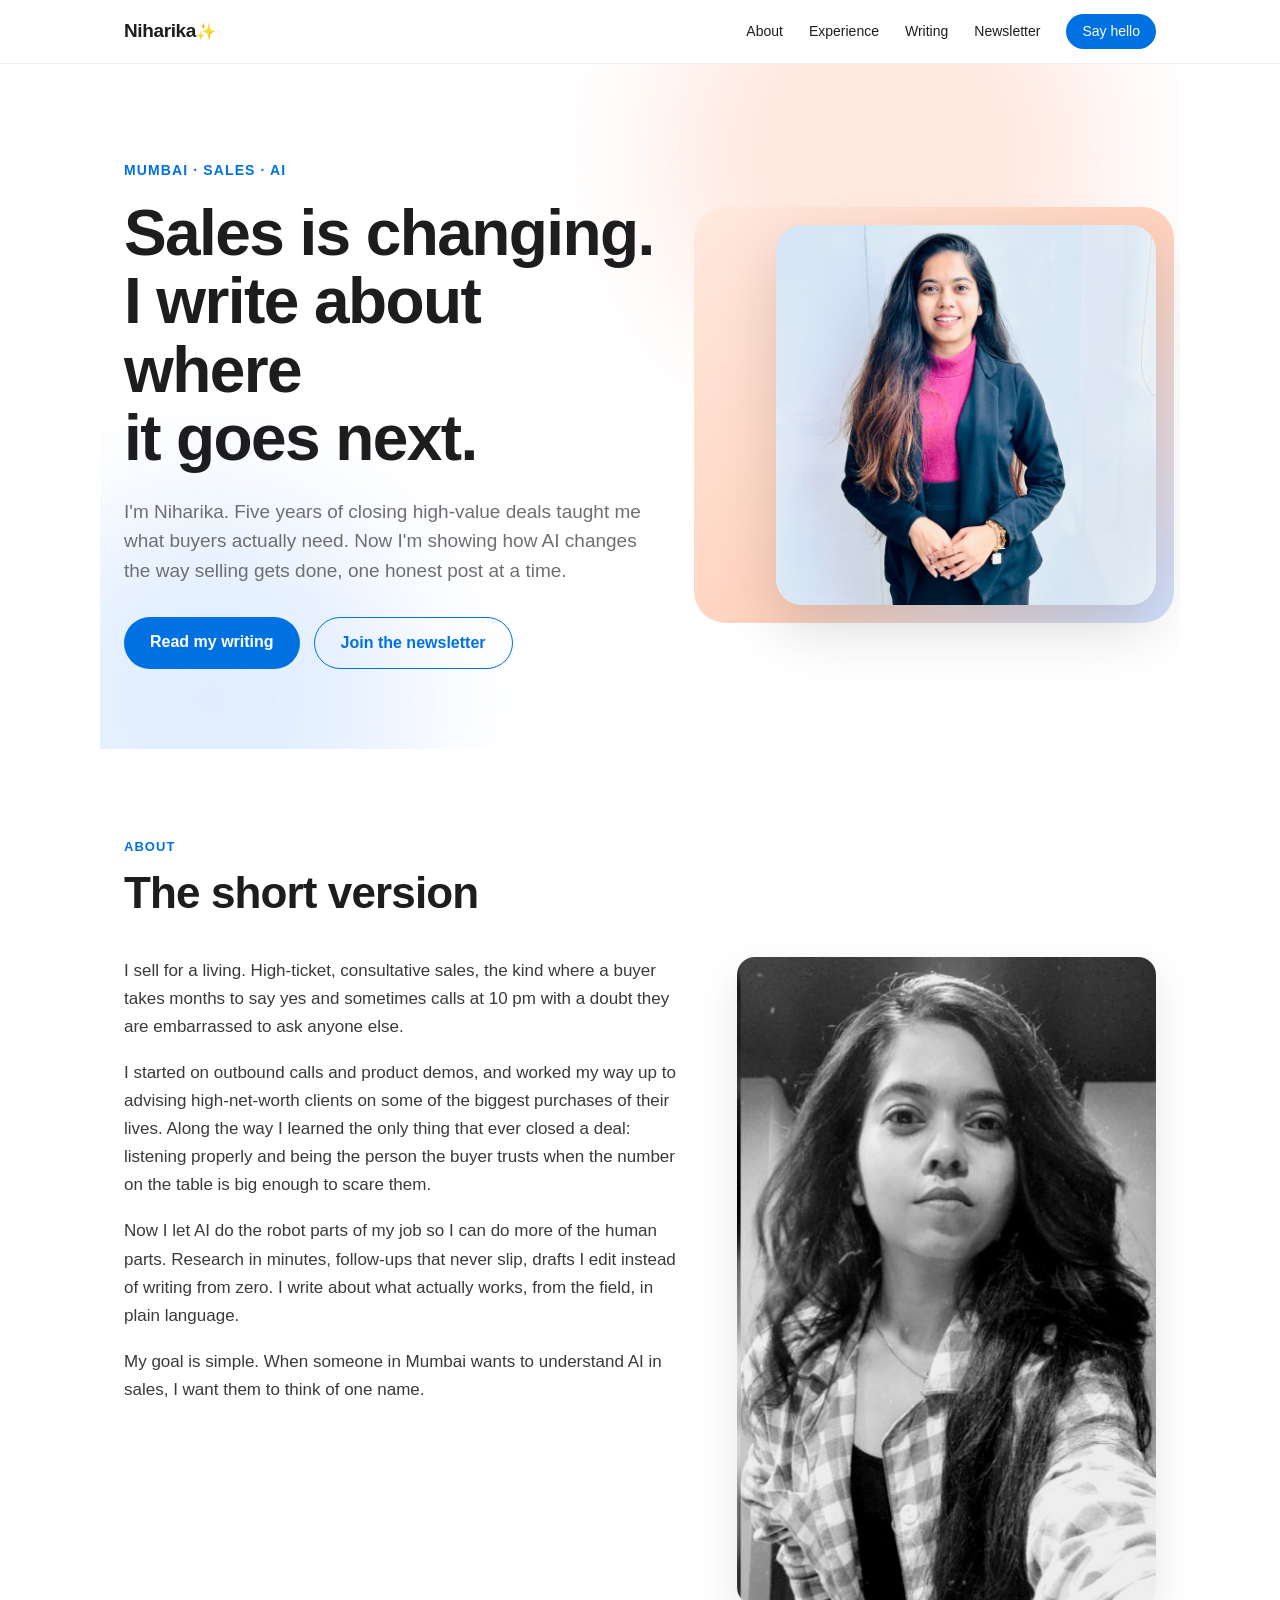
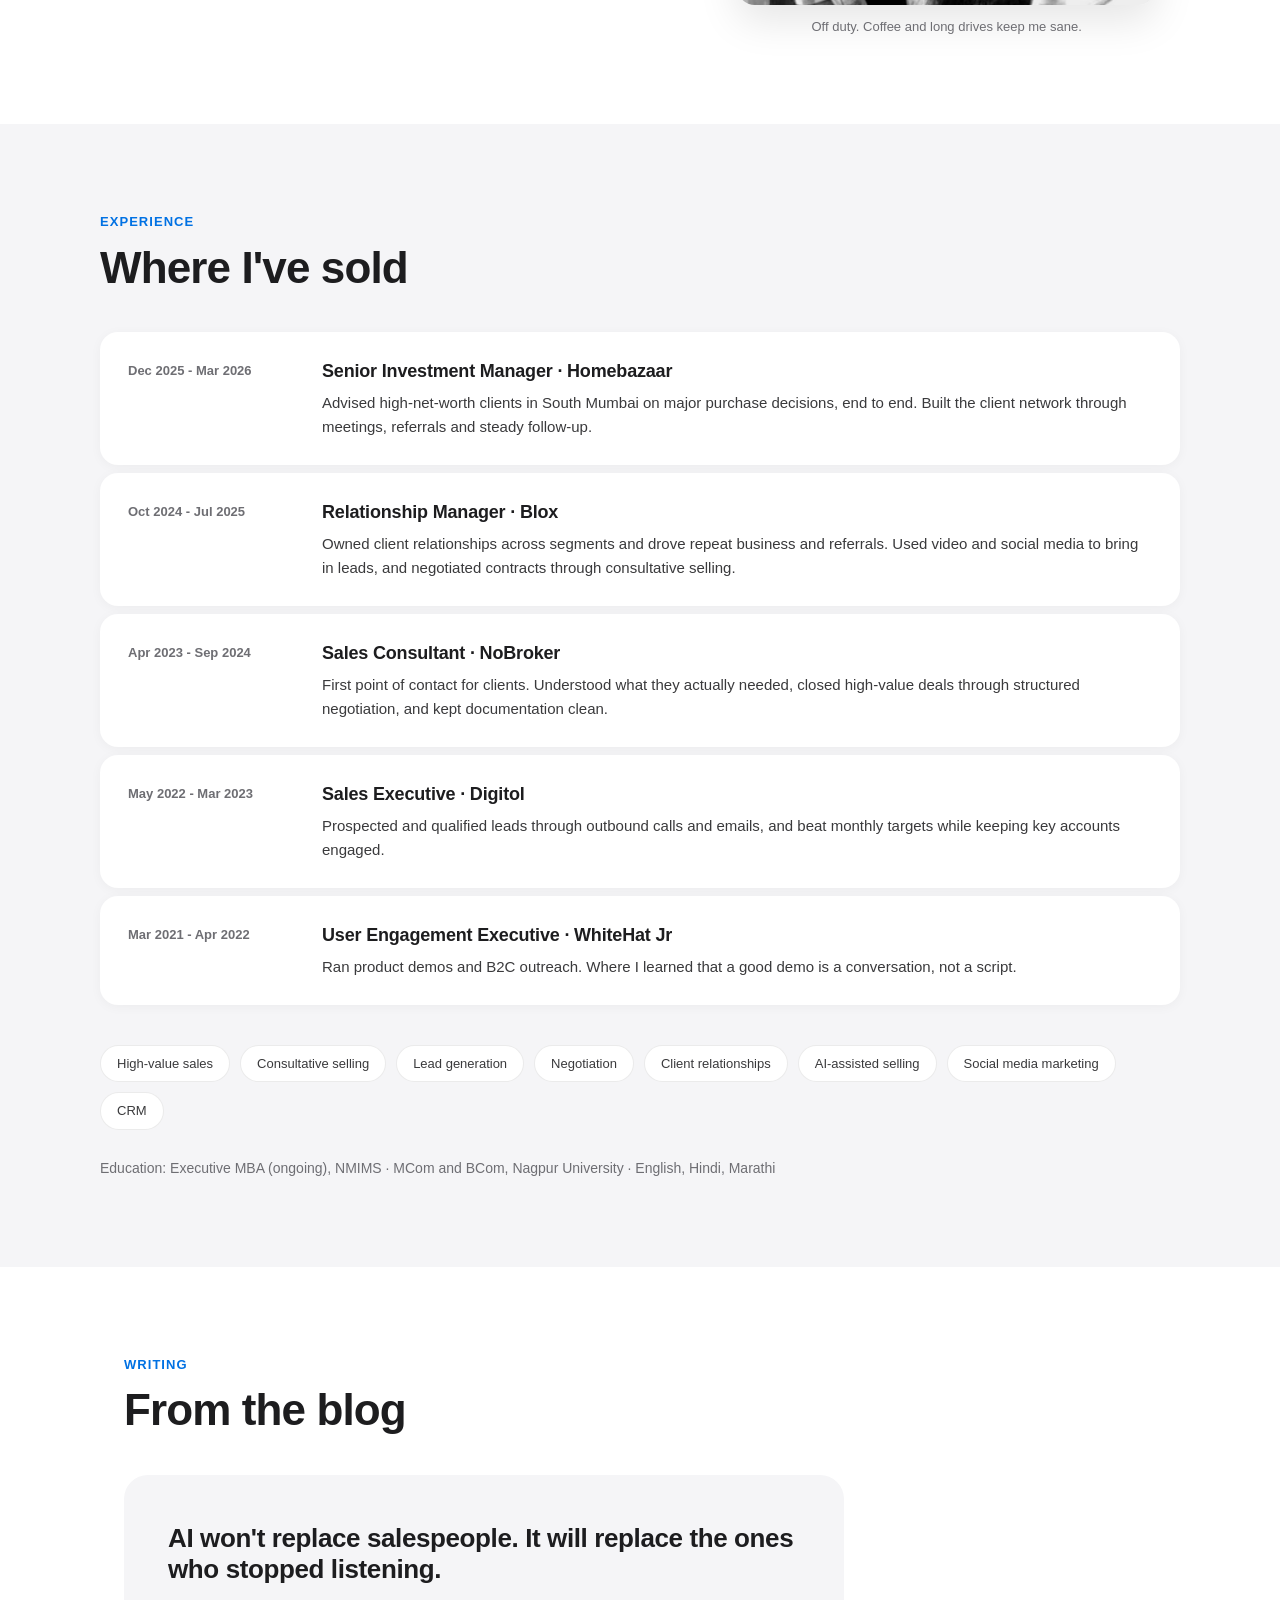
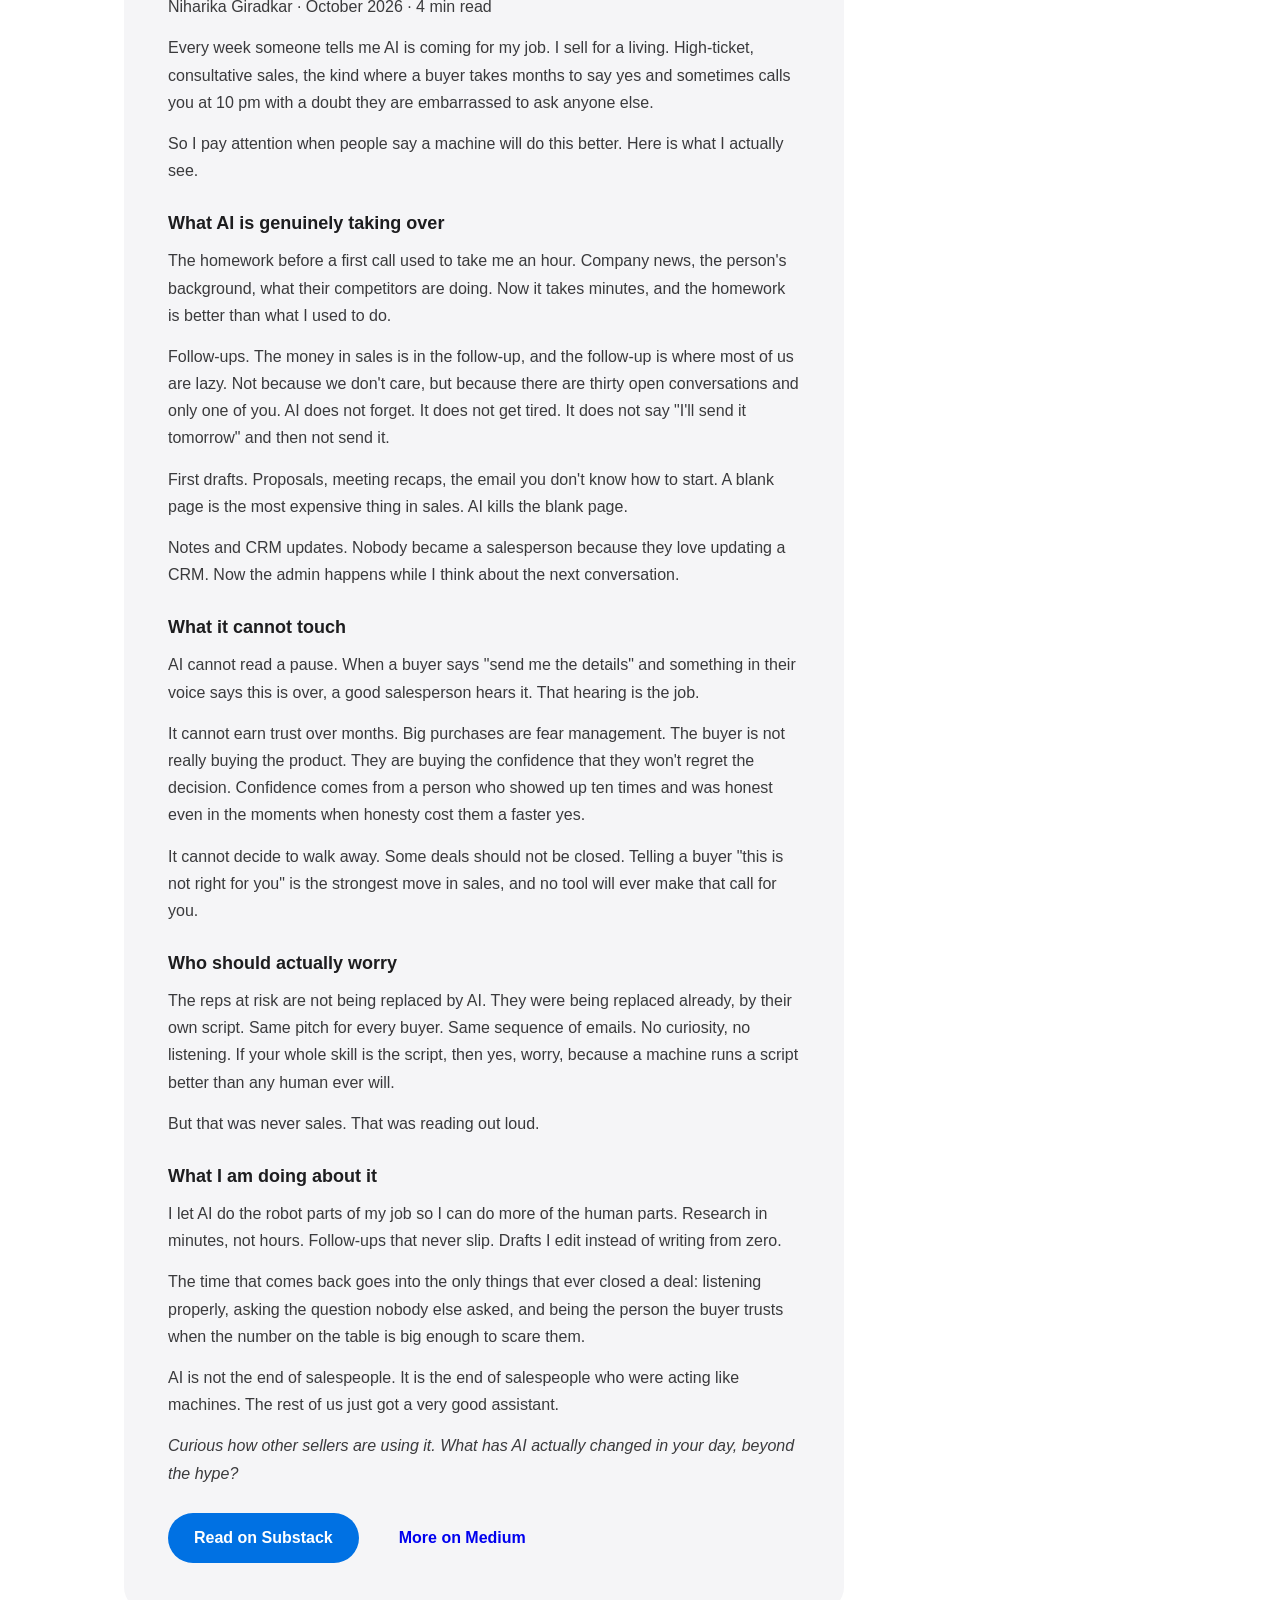
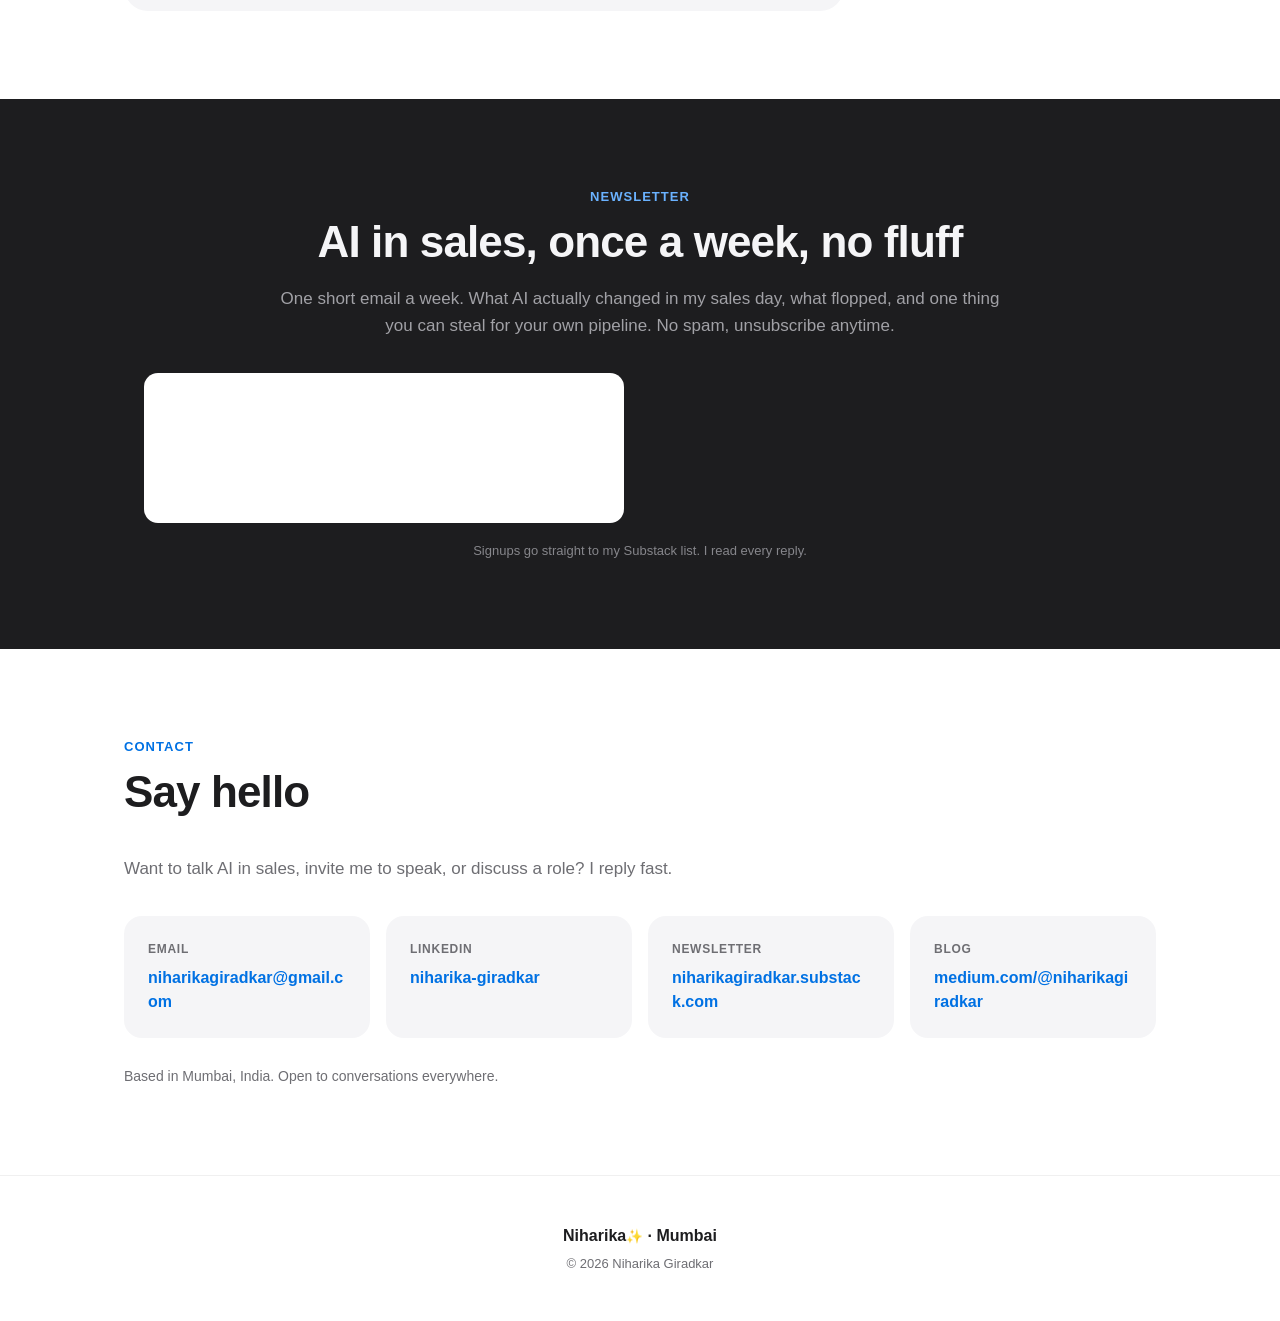
<file: index.html>
<!DOCTYPE html>
<html lang="en">
<head>
<meta charset="UTF-8">
<meta name="viewport" content="width=device-width, initial-scale=1.0">
<title>Niharika✨ - AI in Sales, Mumbai</title>
<meta name="description" content="Niharika Giradkar - sales professional from Mumbai writing about how AI is changing sales. Read the blog, join the newsletter.">
<link rel="stylesheet" href="styles.css">
</head>
<body>

<nav class="nav">
  <div class="nav-inner">
    <span class="nav-brand">Niharika<span class="sparkle">✨</span></span>
    <div class="nav-links">
      <a href="#about">About</a>
      <a href="#experience">Experience</a>
      <a href="#writing">Writing</a>
      <a href="#newsletter">Newsletter</a>
      <a href="#contact" class="nav-cta">Say hello</a>
    </div>
  </div>
</nav>

<header class="hero">
  <div class="hero-text">
    <p class="eyebrow">Mumbai · Sales · AI</p>
    <h1>Sales is changing.<br>I write about where<br>it goes next.</h1>
    <p class="hero-sub">I'm Niharika. Five years of closing high-value deals taught me what buyers actually need. Now I'm showing how AI changes the way selling gets done, one honest post at a time.</p>
    <div class="hero-actions">
      <a href="#writing" class="btn btn-primary">Read my writing</a>
      <a href="#newsletter" class="btn btn-secondary">Join the newsletter</a>
    </div>
  </div>
  <div class="hero-photo">
    <img src="niharika-portrait.jpg" alt="Niharika Giradkar">
  </div>
</header>

<section id="about" class="section">
  <p class="section-eyebrow">About</p>
  <h2>The short version</h2>
  <div class="about-grid">
    <div class="about-copy">
      <p>I sell for a living. High-ticket, consultative sales, the kind where a buyer takes months to say yes and sometimes calls at 10 pm with a doubt they are embarrassed to ask anyone else.</p>
      <p>I started on outbound calls and product demos, and worked my way up to advising high-net-worth clients on some of the biggest purchases of their lives. Along the way I learned the only thing that ever closed a deal: listening properly and being the person the buyer trusts when the number on the table is big enough to scare them.</p>
      <p>Now I let AI do the robot parts of my job so I can do more of the human parts. Research in minutes, follow-ups that never slip, drafts I edit instead of writing from zero. I write about what actually works, from the field, in plain language.</p>
      <p>My goal is simple. When someone in Mumbai wants to understand AI in sales, I want them to think of one name.</p>
    </div>
    <figure class="about-photo">
      <img src="niharika-bw.jpg" alt="Niharika, off duty">
      <figcaption>Off duty. Coffee and long drives keep me sane.</figcaption>
    </figure>
  </div>
</section>

<section id="experience" class="section section-tinted">
  <p class="section-eyebrow">Experience</p>
  <h2>Where I've sold</h2>
  <div class="timeline">
    <div class="role">
      <div class="role-when">Dec 2025 - Mar 2026</div>
      <div class="role-what">
        <h3>Senior Investment Manager · Homebazaar</h3>
        <p>Advised high-net-worth clients in South Mumbai on major purchase decisions, end to end. Built the client network through meetings, referrals and steady follow-up.</p>
      </div>
    </div>
    <div class="role">
      <div class="role-when">Oct 2024 - Jul 2025</div>
      <div class="role-what">
        <h3>Relationship Manager · Blox</h3>
        <p>Owned client relationships across segments and drove repeat business and referrals. Used video and social media to bring in leads, and negotiated contracts through consultative selling.</p>
      </div>
    </div>
    <div class="role">
      <div class="role-when">Apr 2023 - Sep 2024</div>
      <div class="role-what">
        <h3>Sales Consultant · NoBroker</h3>
        <p>First point of contact for clients. Understood what they actually needed, closed high-value deals through structured negotiation, and kept documentation clean.</p>
      </div>
    </div>
    <div class="role">
      <div class="role-when">May 2022 - Mar 2023</div>
      <div class="role-what">
        <h3>Sales Executive · Digitol</h3>
        <p>Prospected and qualified leads through outbound calls and emails, and beat monthly targets while keeping key accounts engaged.</p>
      </div>
    </div>
    <div class="role">
      <div class="role-when">Mar 2021 - Apr 2022</div>
      <div class="role-what">
        <h3>User Engagement Executive · WhiteHat Jr</h3>
        <p>Ran product demos and B2C outreach. Where I learned that a good demo is a conversation, not a script.</p>
      </div>
    </div>
  </div>
  <div class="chips">
    <span>High-value sales</span><span>Consultative selling</span><span>Lead generation</span><span>Negotiation</span><span>Client relationships</span><span>AI-assisted selling</span><span>Social media marketing</span><span>CRM</span>
  </div>
  <p class="edu">Education: Executive MBA (ongoing), NMIMS · MCom and BCom, Nagpur University · English, Hindi, Marathi</p>
</section>

<section id="writing" class="section">
  <p class="section-eyebrow">Writing</p>
  <h2>From the blog</h2>
  <article class="post">
    <h3>AI won't replace salespeople. It will replace the ones who stopped listening.</h3>
    <p class="post-meta">Niharika Giradkar · October 2026 · 4 min read</p>
    <p>Every week someone tells me AI is coming for my job. I sell for a living. High-ticket, consultative sales, the kind where a buyer takes months to say yes and sometimes calls you at 10 pm with a doubt they are embarrassed to ask anyone else.</p>
    <p>So I pay attention when people say a machine will do this better. Here is what I actually see.</p>
    <h4>What AI is genuinely taking over</h4>
    <p>The homework before a first call used to take me an hour. Company news, the person's background, what their competitors are doing. Now it takes minutes, and the homework is better than what I used to do.</p>
    <p>Follow-ups. The money in sales is in the follow-up, and the follow-up is where most of us are lazy. Not because we don't care, but because there are thirty open conversations and only one of you. AI does not forget. It does not get tired. It does not say "I'll send it tomorrow" and then not send it.</p>
    <p>First drafts. Proposals, meeting recaps, the email you don't know how to start. A blank page is the most expensive thing in sales. AI kills the blank page.</p>
    <p>Notes and CRM updates. Nobody became a salesperson because they love updating a CRM. Now the admin happens while I think about the next conversation.</p>
    <h4>What it cannot touch</h4>
    <p>AI cannot read a pause. When a buyer says "send me the details" and something in their voice says this is over, a good salesperson hears it. That hearing is the job.</p>
    <p>It cannot earn trust over months. Big purchases are fear management. The buyer is not really buying the product. They are buying the confidence that they won't regret the decision. Confidence comes from a person who showed up ten times and was honest even in the moments when honesty cost them a faster yes.</p>
    <p>It cannot decide to walk away. Some deals should not be closed. Telling a buyer "this is not right for you" is the strongest move in sales, and no tool will ever make that call for you.</p>
    <h4>Who should actually worry</h4>
    <p>The reps at risk are not being replaced by AI. They were being replaced already, by their own script. Same pitch for every buyer. Same sequence of emails. No curiosity, no listening. If your whole skill is the script, then yes, worry, because a machine runs a script better than any human ever will.</p>
    <p>But that was never sales. That was reading out loud.</p>
    <h4>What I am doing about it</h4>
    <p>I let AI do the robot parts of my job so I can do more of the human parts. Research in minutes, not hours. Follow-ups that never slip. Drafts I edit instead of writing from zero.</p>
    <p>The time that comes back goes into the only things that ever closed a deal: listening properly, asking the question nobody else asked, and being the person the buyer trusts when the number on the table is big enough to scare them.</p>
    <p>AI is not the end of salespeople. It is the end of salespeople who were acting like machines. The rest of us just got a very good assistant.</p>
    <p><em>Curious how other sellers are using it. What has AI actually changed in your day, beyond the hype?</em></p>
    <div class="post-links">
      <a class="btn btn-primary" href="https://niharikagiradkar.substack.com/p/ai-wont-replace-salespeople-it-will" target="_blank" rel="noopener">Read on Substack</a>
      <a class="btn btn-ghost" href="https://medium.com/@niharikagiradkar" target="_blank" rel="noopener">More on Medium</a>
    </div>
  </article>
</section>

<section id="newsletter" class="section section-dark">
  <p class="section-eyebrow light">Newsletter</p>
  <h2>AI in sales, once a week, no fluff</h2>
  <p class="newsletter-sub">One short email a week. What AI actually changed in my sales day, what flopped, and one thing you can steal for your own pipeline. No spam, unsubscribe anytime.</p>
  <div class="substack-embed">
    <iframe src="https://niharikagiradkar.substack.com/embed" width="480" height="150" frameborder="0" scrolling="no" title="Subscribe to Niharika's newsletter"></iframe>
  </div>
  <p class="signup-note">Signups go straight to my Substack list. I read every reply.</p>
</section>

<section id="contact" class="section">
  <p class="section-eyebrow">Contact</p>
  <h2>Say hello</h2>
  <p class="contact-sub">Want to talk AI in sales, invite me to speak, or discuss a role? I reply fast.</p>
  <div class="contact-cards">
    <a class="card" href="mailto:niharikagiradkar@gmail.com">
      <span class="card-label">Email</span>
      <span class="card-value">niharikagiradkar@gmail.com</span>
    </a>
    <a class="card" href="https://www.linkedin.com/in/niharika-giradkar-3739161b2" target="_blank" rel="noopener">
      <span class="card-label">LinkedIn</span>
      <span class="card-value">niharika-giradkar</span>
    </a>
    <a class="card" href="https://niharikagiradkar.substack.com" target="_blank" rel="noopener">
      <span class="card-label">Newsletter</span>
      <span class="card-value">niharikagiradkar.substack.com</span>
    </a>
    <a class="card" href="https://medium.com/@niharikagiradkar" target="_blank" rel="noopener">
      <span class="card-label">Blog</span>
      <span class="card-value">medium.com/@niharikagiradkar</span>
    </a>
  </div>
  <p class="contact-loc">Based in Mumbai, India. Open to conversations everywhere.</p>
</section>

<footer class="footer">
  <p>Niharika<span class="sparkle">✨</span> · Mumbai</p>
  <p class="footer-small">© 2026 Niharika Giradkar</p>
</footer>

</body>
</html>
</file>
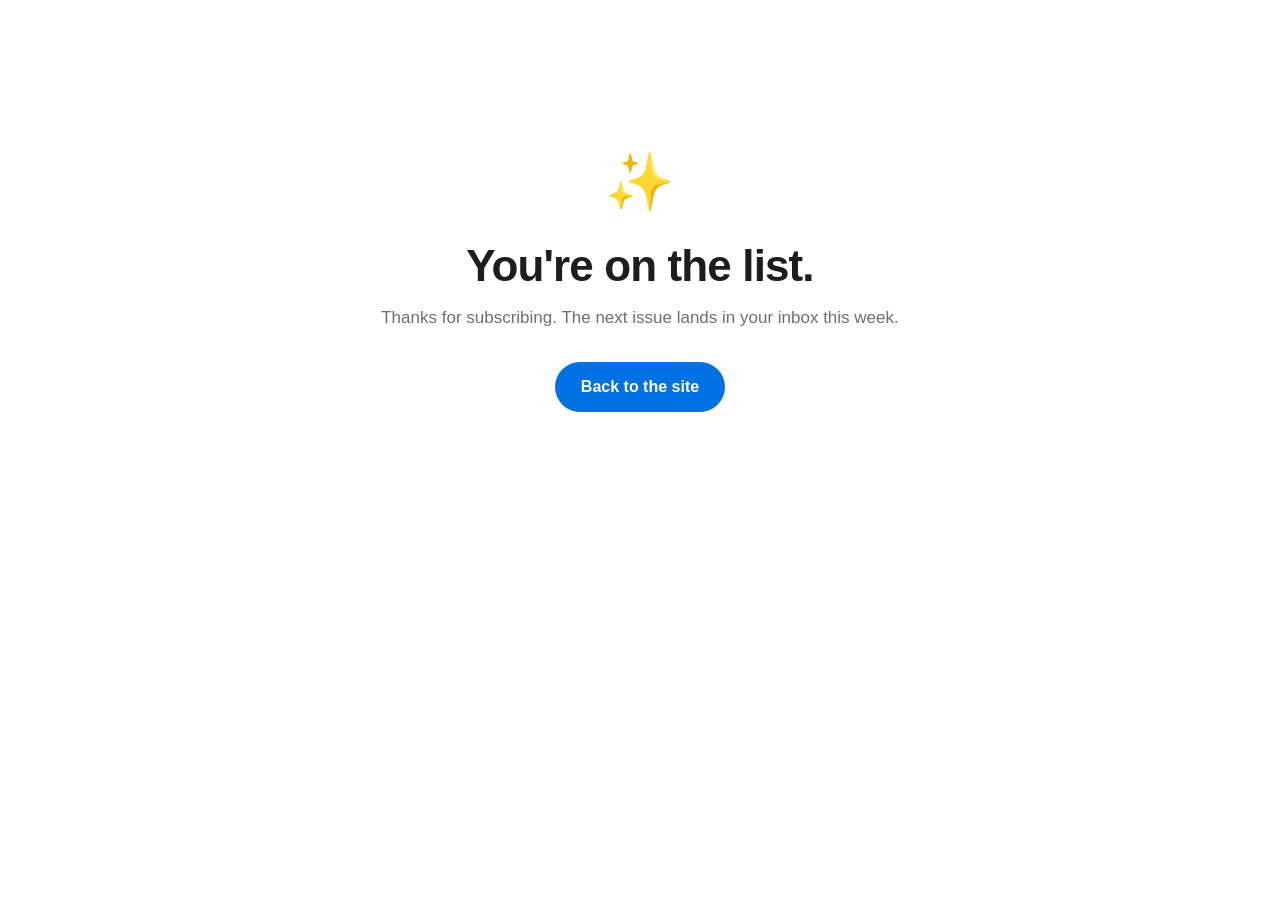
<file: thanks.html>
<!DOCTYPE html>
<html lang="en">
<head>
<meta charset="UTF-8">
<meta name="viewport" content="width=device-width, initial-scale=1.0">
<title>You're in - Niharika✨</title>
<link rel="stylesheet" href="styles.css">
</head>
<body>
<section class="section thanks">
  <h1 class="thanks-emoji">✨</h1>
  <h2>You're on the list.</h2>
  <p class="newsletter-sub">Thanks for subscribing. The next issue lands in your inbox this week.</p>
  <a href="index.html" class="btn btn-primary">Back to the site</a>
</section>
</body>
</html>
</file>
<file: styles.css>
/* Niharika✨ - Apple HIG inspired */
* { margin: 0; padding: 0; box-sizing: border-box; }
:root {
  --text: #1d1d1f;
  --text-secondary: #6e6e73;
  --bg: #ffffff;
  --bg-tinted: #f5f5f7;
  --bg-dark: #1d1d1f;
  --accent: #0071e3;
  --accent-hover: #0077ed;
  --radius: 18px;
  --maxw: 1080px;
}
html { scroll-behavior: smooth; }
body {
  font-family: -apple-system, BlinkMacSystemFont, "SF Pro Display", "SF Pro Text", "Helvetica Neue", Helvetica, Arial, sans-serif;
  color: var(--text);
  background: var(--bg);
  line-height: 1.5;
  -webkit-font-smoothing: antialiased;
}

/* Nav */
.nav {
  position: sticky; top: 0; z-index: 100;
  background: rgba(255,255,255,0.8);
  backdrop-filter: saturate(180%) blur(20px);
  -webkit-backdrop-filter: saturate(180%) blur(20px);
  border-bottom: 1px solid rgba(0,0,0,0.06);
}
.nav-inner {
  max-width: var(--maxw); margin: 0 auto; padding: 14px 24px;
  display: flex; align-items: center; justify-content: space-between;
}
.nav-brand { font-size: 19px; font-weight: 700; letter-spacing: -0.02em; }
.sparkle { font-size: 0.85em; }
.nav-links { display: flex; align-items: center; gap: 26px; }
.nav-links a {
  color: var(--text); text-decoration: none; font-size: 14px; font-weight: 500;
  transition: color 0.2s;
}
.nav-links a:hover { color: var(--accent); }
.nav-cta {
  background: var(--accent); color: #fff !important;
  padding: 7px 16px; border-radius: 980px;
}
.nav-cta:hover { background: var(--accent-hover); }

/* Hero */
.hero {
  max-width: var(--maxw); margin: 0 auto;
  padding: 96px 24px 80px;
  display: grid; grid-template-columns: 1.2fr 1fr; gap: 56px; align-items: center;
}
.eyebrow {
  font-size: 14px; font-weight: 600; letter-spacing: 0.08em; text-transform: uppercase;
  color: var(--accent); margin-bottom: 18px;
}
.hero h1 {
  font-size: clamp(40px, 6vw, 64px);
  font-weight: 700; letter-spacing: -0.025em; line-height: 1.07;
  margin-bottom: 24px;
}
.hero-sub {
  font-size: 19px; color: var(--text-secondary); line-height: 1.55;
  max-width: 30em; margin-bottom: 32px;
}
.hero-actions { display: flex; gap: 14px; flex-wrap: wrap; }
.btn {
  display: inline-block; padding: 13px 26px; border-radius: 980px;
  font-size: 16px; font-weight: 600; text-decoration: none; cursor: pointer;
  border: none; transition: background 0.2s, transform 0.15s;
}
.btn:active { transform: scale(0.97); }
.btn-primary { background: var(--accent); color: #fff; }
.btn-primary:hover { background: var(--accent-hover); }
.btn-secondary { background: transparent; color: var(--accent); border: 1.5px solid var(--accent); }
.btn-secondary:hover { background: rgba(0,113,227,0.06); }
.hero-photo img {
  width: 100%; max-width: 380px; aspect-ratio: 1; object-fit: cover;
  border-radius: 28px; display: block; margin-left: auto;
  box-shadow: 0 24px 60px rgba(0,0,0,0.14);
}

/* Sections */
.section { max-width: var(--maxw); margin: 0 auto; padding: 88px 24px; }
.section-tinted { max-width: none; background: var(--bg-tinted); }
.section-tinted > * { max-width: var(--maxw); margin-left: auto; margin-right: auto; }
.section-dark { max-width: none; background: var(--bg-dark); color: #f5f5f7; text-align: center; }
.section-dark > * { max-width: 720px; margin-left: auto; margin-right: auto; }
.section-eyebrow {
  font-size: 13px; font-weight: 600; letter-spacing: 0.08em; text-transform: uppercase;
  color: var(--accent); margin-bottom: 12px;
}
.section-eyebrow.light { color: #6ab2ff; }
.section h2 {
  font-size: clamp(30px, 4.5vw, 44px); font-weight: 700; letter-spacing: -0.02em;
  margin-bottom: 40px; line-height: 1.1;
}
.section-dark h2 { margin-bottom: 18px; }

/* About */
.about-grid { display: grid; grid-template-columns: 1.35fr 1fr; gap: 48px; align-items: start; }
.about-copy p { font-size: 17px; color: #3a3a3c; margin-bottom: 18px; line-height: 1.65; }
.about-photo img {
  width: 100%; border-radius: var(--radius); display: block;
  box-shadow: 0 16px 40px rgba(0,0,0,0.10);
}
.about-photo figcaption {
  font-size: 13px; color: var(--text-secondary); margin-top: 12px; text-align: center;
}

/* Experience */
.timeline { display: flex; flex-direction: column; gap: 8px; margin-bottom: 40px; }
.role {
  display: grid; grid-template-columns: 170px 1fr; gap: 24px;
  background: #fff; border-radius: var(--radius); padding: 26px 28px;
  box-shadow: 0 2px 12px rgba(0,0,0,0.04);
}
.role-when { font-size: 13px; font-weight: 600; color: var(--text-secondary); padding-top: 3px; }
.role-what h3 { font-size: 18px; font-weight: 700; letter-spacing: -0.01em; margin-bottom: 6px; }
.role-what p { font-size: 15px; color: #3a3a3c; line-height: 1.6; }
.chips { display: flex; flex-wrap: wrap; gap: 10px; margin-bottom: 28px; }
.chips span {
  background: #fff; border: 1px solid rgba(0,0,0,0.08); border-radius: 980px;
  padding: 8px 16px; font-size: 13px; font-weight: 500; color: #3a3a3c;
}
.edu { font-size: 14px; color: var(--text-secondary); }

/* Writing */
.post {
  max-width: 720px; background: var(--bg-tinted); border-radius: 24px;
  padding: 48px 44px;
}
.post h3 { font-size: 26px; font-weight: 700; letter-spacing: -0.015em; line-height: 1.2; margin-bottom: 8px; }
.post-meta { font-size: 13px; color: var(--text-secondary); margin-bottom: 28px; }
.post h4 { font-size: 18px; font-weight: 700; margin: 26px 0 10px; }
.post p { font-size: 16px; color: #3a3a3c; line-height: 1.7; margin-bottom: 14px; }

/* Newsletter */
.newsletter-sub { font-size: 17px; color: #a1a1a6; margin-bottom: 34px; line-height: 1.6; }
.signup { display: flex; gap: 12px; justify-content: center; flex-wrap: wrap; }
.signup input[type="text"], .signup input[type="email"] {
  padding: 13px 20px; border-radius: 980px; border: 1px solid rgba(255,255,255,0.2);
  background: rgba(255,255,255,0.08); color: #f5f5f7; font-size: 16px; min-width: 220px;
  outline: none; transition: border 0.2s;
}
.signup input::placeholder { color: #86868b; }
.signup input:focus { border-color: var(--accent); }
.signup-note { font-size: 13px; color: #86868b; margin-top: 18px; }

/* Contact */
.contact-sub { font-size: 17px; color: var(--text-secondary); margin-bottom: 34px; }
.contact-cards { display: grid; grid-template-columns: repeat(auto-fit, minmax(220px, 1fr)); gap: 16px; margin-bottom: 28px; }
.card {
  display: block; background: var(--bg-tinted); border-radius: var(--radius);
  padding: 24px; text-decoration: none; transition: transform 0.15s, box-shadow 0.2s;
}
.card:hover { transform: translateY(-3px); box-shadow: 0 12px 32px rgba(0,0,0,0.08); }
.card-label { display: block; font-size: 12px; font-weight: 600; letter-spacing: 0.06em; text-transform: uppercase; color: var(--text-secondary); margin-bottom: 8px; }
.card-value { display: block; font-size: 16px; font-weight: 600; color: var(--accent); word-break: break-all; }
.contact-loc { font-size: 14px; color: var(--text-secondary); }

/* Footer */
.footer { text-align: center; padding: 48px 24px; border-top: 1px solid rgba(0,0,0,0.06); }
.footer p { font-weight: 600; }
.footer-small { font-size: 13px; font-weight: 400 !important; color: var(--text-secondary); margin-top: 6px; }

/* Thanks page */
.thanks { text-align: center; padding-top: 140px; padding-bottom: 140px; }
.thanks-emoji { font-size: 56px; margin-bottom: 18px; }
.thanks h2 { margin-bottom: 14px; }
.thanks .newsletter-sub { color: var(--text-secondary); margin-bottom: 30px; }

/* Mobile */
@media (max-width: 820px) {
  .nav-links { gap: 16px; }
  .nav-links a:not(.nav-cta) { display: none; }
  .hero { grid-template-columns: 1fr; padding: 56px 24px 56px; gap: 40px; }
  .hero-photo img { margin: 0 auto; max-width: 300px; }
  .hero { text-align: center; }
  .hero-sub { margin-left: auto; margin-right: auto; }
  .hero-actions { justify-content: center; }
  .about-grid { grid-template-columns: 1fr; }
  .about-photo { max-width: 340px; margin: 0 auto; }
  .role { grid-template-columns: 1fr; gap: 6px; }
  .post { padding: 32px 22px; }
  .section { padding: 60px 20px; }
}

/* --- v2: Substack embed, post links, warm illustrated graphics --- */
.substack-embed { display: flex; justify-content: center; margin: 26px 0 10px; }
.substack-embed iframe { width: 100%; max-width: 480px; border-radius: 14px; background: #fff; }

.post-links { display: flex; gap: 14px; flex-wrap: wrap; margin-top: 26px; }

.hero { position: relative; overflow: hidden; }
.hero::before, .hero::after {
  content: ""; position: absolute; border-radius: 50%; filter: blur(70px); opacity: .45; z-index: -1; pointer-events: none;
}
.hero::before { width: 420px; height: 420px; background: radial-gradient(circle, #ffd9c7, #ffb199); top: -120px; right: 8%; }
.hero::after { width: 380px; height: 380px; background: radial-gradient(circle, #cfe4ff, #9ec5fe); bottom: -140px; left: -80px; }

.hero-photo { position: relative; }
.hero-photo::before {
  content: ""; position: absolute; inset: -18px; border-radius: 32px; z-index: -1;
  background: linear-gradient(135deg, #ffe9de 0%, #ffd2bd 55%, #cfe0ff 100%);
}
.hero-photo img { border-radius: 26px; display: block; }

@media (max-width: 700px) {
  .hero::before { width: 280px; height: 280px; right: -60px; }
  .hero::after { width: 240px; height: 240px; left: -100px; }
  .post-links .btn { width: 100%; text-align: center; }
}
</file>
